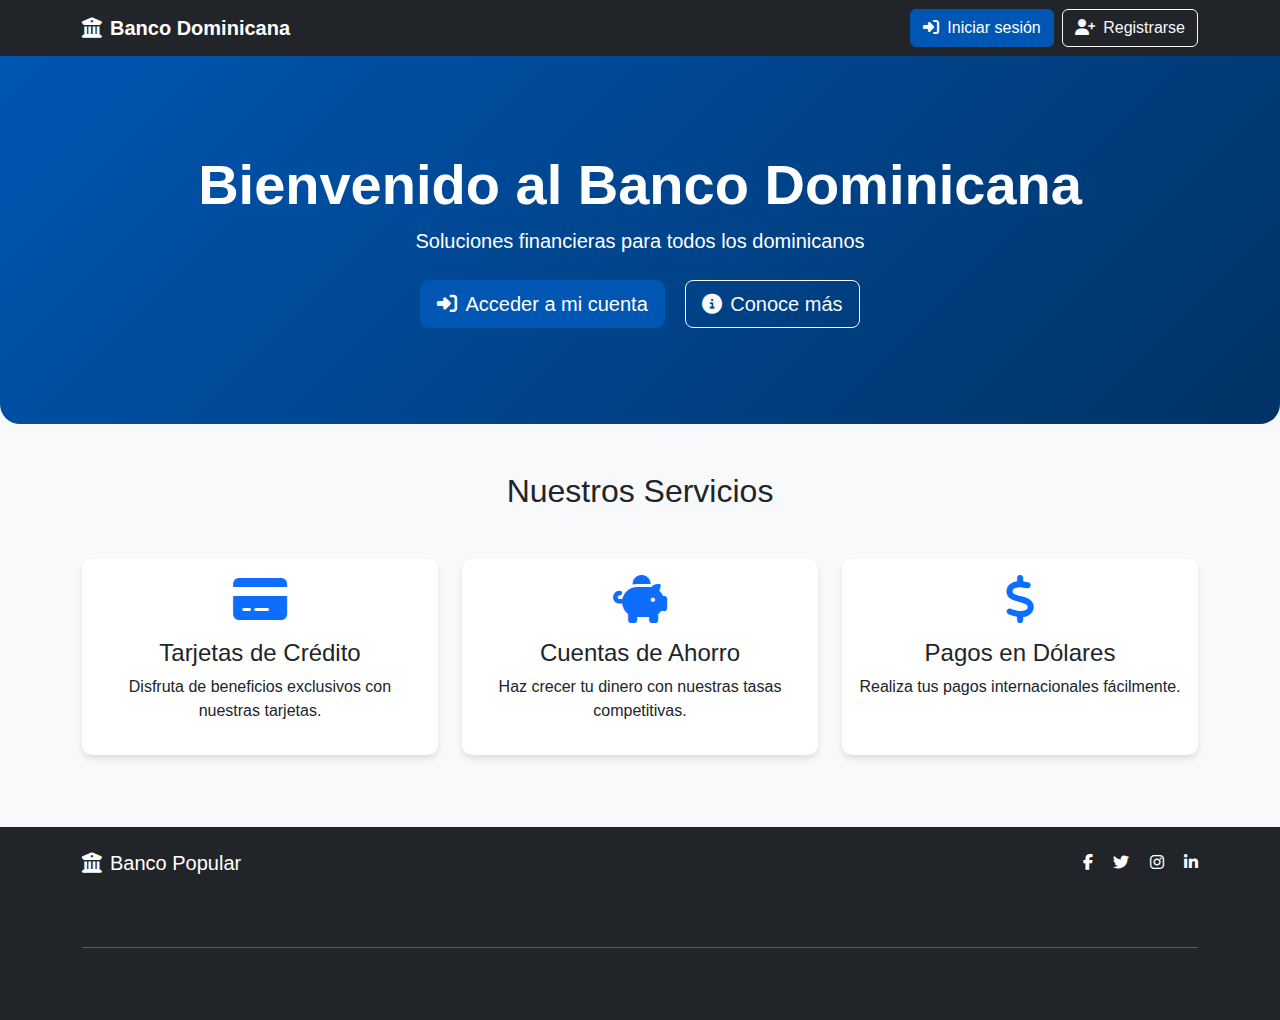
<file: index.html>
<!DOCTYPE html>
<html lang="es">
<head>
    <meta charset="UTF-8">
    <meta name="viewport" content="width=device-width, initial-scale=1.0">
    <title>Banco Dominicana - Inicio</title>
    <link href="https://cdn.jsdelivr.net/npm/bootstrap@5.3.0/dist/css/bootstrap.min.css" rel="stylesheet">
    <link rel="stylesheet" href="https://cdnjs.cloudflare.com/ajax/libs/font-awesome/6.4.0/css/all.min.css">
    <link href="css/styles.css" rel="stylesheet">
</head>
<body>
    <!-- Barra de navegación -->
    <nav class="navbar navbar-expand-lg navbar-dark bg-dark">
        <div class="container">
            <a class="navbar-brand" href="index.html">
                <i class="fas fa-university me-2"></i>Banco Dominicana
            </a>
            <div class="ms-auto d-flex">
                <a href="auth/login.html" class="btn btn-primary me-2">
                    <i class="fas fa-sign-in-alt me-1"></i> Iniciar sesión
                </a>
                <a href="auth/register.html" class="btn btn-outline-light">
                    <i class="fas fa-user-plus me-1"></i> Registrarse
                </a>
            </div>
        </div>
    </nav>

    <!-- Hero Section -->
    <section class="hero-section">
        <div class="container text-center py-5">
            <h1 class="display-4 fw-bold">Bienvenido al Banco Dominicana</h1>
            <p class="lead">Soluciones financieras para todos los dominicanos</p>
            <div class="mt-4">
                <a href="auth/login.html" class="btn btn-primary btn-lg mx-2">
                    <i class="fas fa-sign-in-alt me-2"></i>Acceder a mi cuenta
                </a>
                <a href="#services" class="btn btn-outline-light btn-lg mx-2">
                    <i class="fas fa-info-circle me-2"></i>Conoce más
                </a>
            </div>
        </div>
    </section>

    <!-- Servicios -->
    <section id="services" class="py-5 bg-light">
        <div class="container">
            <h2 class="text-center mb-5">Nuestros Servicios</h2>
            <div class="row">
                <div class="col-md-4 mb-4">
                    <div class="card h-100">
                        <div class="card-body text-center">
                            <i class="fas fa-credit-card fa-3x text-primary mb-3"></i>
                            <h4>Tarjetas de Crédito</h4>
                            <p>Disfruta de beneficios exclusivos con nuestras tarjetas.</p>
                        </div>
                    </div>
                </div>
                <div class="col-md-4 mb-4">
                    <div class="card h-100">
                        <div class="card-body text-center">
                            <i class="fas fa-piggy-bank fa-3x text-primary mb-3"></i>
                            <h4>Cuentas de Ahorro</h4>
                            <p>Haz crecer tu dinero con nuestras tasas competitivas.</p>
                        </div>
                    </div>
                </div>
                <div class="col-md-4 mb-4">
                    <div class="card h-100">
                        <div class="card-body text-center">
                            <i class="fas fa-dollar-sign fa-3x text-primary mb-3"></i>
                            <h4>Pagos en Dólares</h4>
                            <p>Realiza tus pagos internacionales fácilmente.</p>
                        </div>
                    </div>
                </div>
            </div>
        </div>
    </section>

    <!-- Footer -->
    <footer class="bg-dark text-white py-4">
        <div class="container">
            <div class="row">
                <div class="col-md-6">
                    <h5><i class="fas fa-university me-2"></i>Banco Popular</h5>
                    <p class="text-muted">Más de 50 años sirviendo a la República Dominicana</p>
                </div>
                <div class="col-md-6 text-md-end">
                    <a href="#" class="text-white me-3"><i class="fab fa-facebook-f"></i></a>
                    <a href="#" class="text-white me-3"><i class="fab fa-twitter"></i></a>
                    <a href="#" class="text-white me-3"><i class="fab fa-instagram"></i></a>
                    <a href="#" class="text-white"><i class="fab fa-linkedin-in"></i></a>
                </div>
            </div>
            <hr class="my-4 bg-secondary">
            <div class="text-center text-muted">
                <small>© 2023 Banco Popular. Todos los derechos reservados.</small>
            </div>
        </div>
    </footer>

    <script src="https://cdn.jsdelivr.net/npm/bootstrap@5.3.0/dist/js/bootstrap.bundle.min.js"></script>
    <script src="js/main.js"></script>
</body>
</html>
</file>
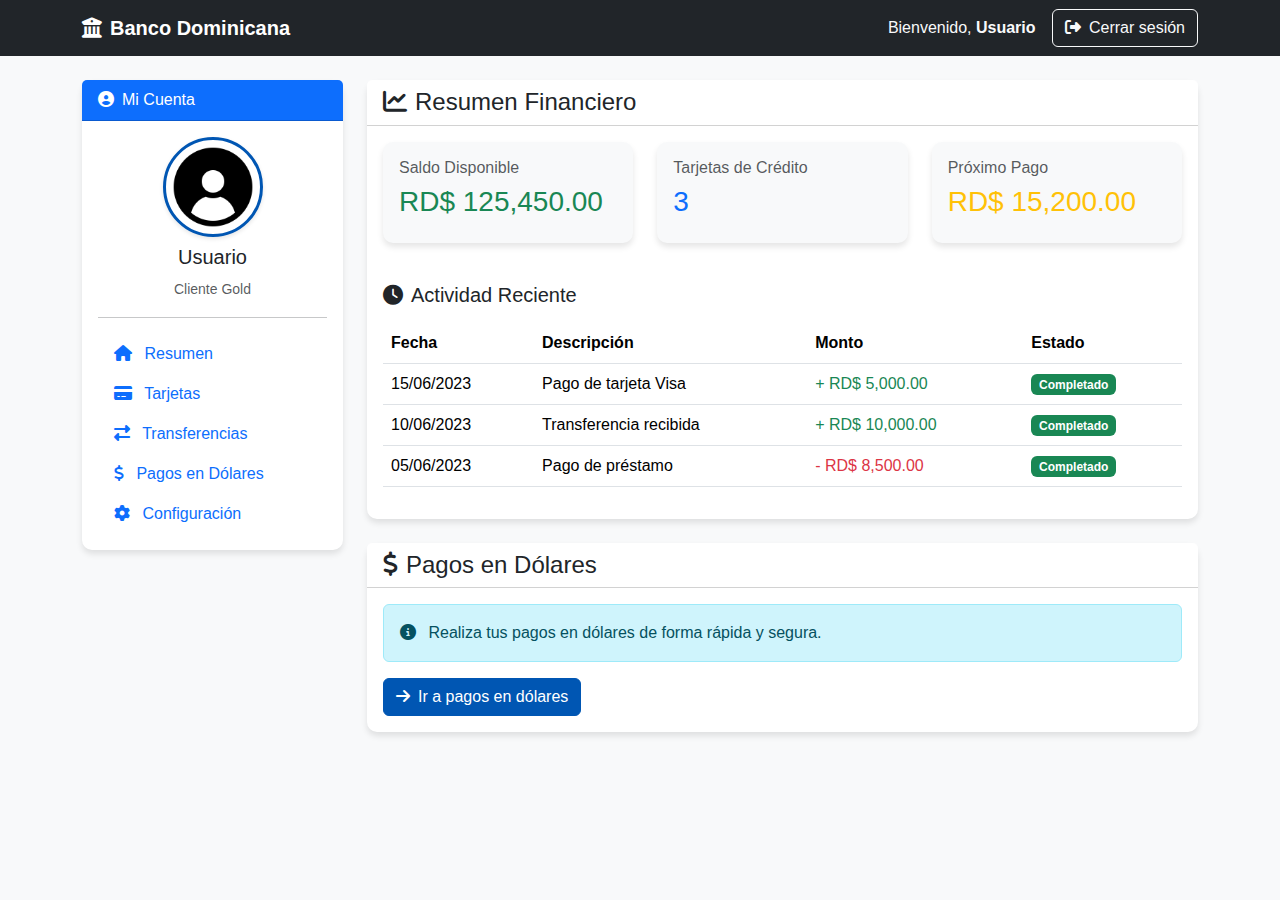
<file: dashboard.html>
<!DOCTYPE html>
<html lang="es">
<head>
    <meta charset="UTF-8">
    <meta name="viewport" content="width=device-width, initial-scale=1.0">
    <title>Mi Cuenta - Banco Dominicana</title>
    <link href="https://cdn.jsdelivr.net/npm/bootstrap@5.3.0/dist/css/bootstrap.min.css" rel="stylesheet">
    <link rel="stylesheet" href="https://cdnjs.cloudflare.com/ajax/libs/font-awesome/6.4.0/css/all.min.css">
    <link href="css/styles.css" rel="stylesheet">
</head>
<body>
    <!-- Barra de navegación -->
    <nav class="navbar navbar-expand-lg navbar-dark bg-dark">
        <div class="container">
            <a class="navbar-brand" href="dashboard.html">
                <i class="fas fa-university me-2"></i>Banco Dominicana
            </a>
            <div class="ms-auto d-flex align-items-center">
                <span class="text-light me-3 d-none d-sm-inline">Bienvenido, <strong>Usuario</strong></span>
                <a href="index.html" class="btn btn-outline-light">
                    <i class="fas fa-sign-out-alt me-1"></i> Cerrar sesión
                </a>
            </div>
        </div>
    </nav>

    <!-- Contenido principal -->
    <div class="container py-4">
        <div class="row">
            <!-- Sidebar -->
            <div class="col-lg-3 mb-4">
                <div class="card">
                    <div class="card-header bg-primary text-white">
                        <i class="fas fa-user-circle me-2"></i>Mi Cuenta
                    </div>
                    <div class="card-body">
                        <div class="text-center mb-3">
                            <img src="../img/placeholder.png" class="rounded-circle mb-2" alt="Foto perfil">
                            <h5>Usuario</h5>
                            <small class="text-muted">Cliente Gold</small>
                        </div>
                        <hr>
                        <ul class="nav flex-column">    
                            <li class="nav-item">
                                <a class="nav-link active" href="dashboard.html">
                                    <i class="fas fa-home me-2"></i> Resumen
                                </a>
                            </li>
                            <li class="nav-item">
                                <a class="nav-link" href="#">
                                    <i class="fas fa-credit-card me-2"></i> Tarjetas
                                </a>
                            </li>
                            <li class="nav-item">
                                <a class="nav-link" href="#">
                                    <i class="fas fa-exchange-alt me-2"></i> Transferencias
                                </a>
                            </li>
                            <li class="nav-item">
                                <a class="nav-link" href="payment.html">
                                    <i class="fas fa-dollar-sign me-2"></i> Pagos en Dólares
                                </a>
                            </li>
                            <li class="nav-item">
                                <a class="nav-link" href="#">
                                    <i class="fas fa-cog me-2"></i> Configuración
                                </a>
                            </li>
                        </ul>
                    </div>
                </div>
            </div>

            <!-- Contenido principal -->
            <div class="col-lg-9">
                <div class="card mb-4">
                    <div class="card-header bg-white">
                        <h4 class="mb-0"><i class="fas fa-chart-line me-2"></i>Resumen Financiero</h4>
                    </div>
                    <div class="card-body">
                        <div class="row">
                            <div class="col-md-4 mb-3">
                                <div class="card bg-light">
                                    <div class="card-body">
                                        <h6 class="text-muted">Saldo Disponible</h6>
                                        <h3 class="text-success">RD$ 125,450.00</h3>
                                    </div>
                                </div>
                            </div>
                            <div class="col-md-4 mb-3">
                                <div class="card bg-light">
                                    <div class="card-body">
                                        <h6 class="text-muted">Tarjetas de Crédito</h6>
                                        <h3 class="text-primary">3</h3>
                                    </div>
                                </div>
                            </div>
                            <div class="col-md-4 mb-3">
                                <div class="card bg-light">
                                    <div class="card-body">
                                        <h6 class="text-muted">Próximo Pago</h6>
                                        <h3 class="text-warning">RD$ 15,200.00</h3>
                                    </div>
                                </div>
                            </div>
                        </div>

                        <h5 class="mt-4 mb-3"><i class="fas fa-clock me-2"></i>Actividad Reciente</h5>
                        <div class="table-responsive">
                            <table class="table">
                                <thead>
                                    <tr>
                                        <th>Fecha</th>
                                        <th>Descripción</th>
                                        <th>Monto</th>
                                        <th>Estado</th>
                                    </tr>
                                </thead>
                                <tbody>
                                    <tr>
                                        <td>15/06/2023</td>
                                        <td>Pago de tarjeta Visa</td>
                                        <td class="text-success">+ RD$ 5,000.00</td>
                                        <td><span class="badge bg-success">Completado</span></td>
                                    </tr>
                                    <tr>
                                        <td>10/06/2023</td>
                                        <td>Transferencia recibida</td>
                                        <td class="text-success">+ RD$ 10,000.00</td>
                                        <td><span class="badge bg-success">Completado</span></td>
                                    </tr>
                                    <tr>
                                        <td>05/06/2023</td>
                                        <td>Pago de préstamo</td>
                                        <td class="text-danger">- RD$ 8,500.00</td>
                                        <td><span class="badge bg-success">Completado</span></td>
                                    </tr>
                                </tbody>
                            </table>
                        </div>
                    </div>
                </div>

                <!-- Sección de pagos en dólares -->
                <div class="card">
                    <div class="card-header bg-white">
                        <h4 class="mb-0"><i class="fas fa-dollar-sign me-2"></i>Pagos en Dólares</h4>
                    </div>
                    <div class="card-body">
                        <div class="alert alert-info">
                            <i class="fas fa-info-circle me-2"></i>
                            Realiza tus pagos en dólares de forma rápida y segura.
                        </div>
                        <a href="payment.html" class="btn btn-primary">
                            <i class="fas fa-arrow-right me-2"></i>Ir a pagos en dólares
                        </a>
                    </div>
                </div>
            </div>
        </div>
    </div>

    <script src="https://cdn.jsdelivr.net/npm/bootstrap@5.3.0/dist/js/bootstrap.bundle.min.js"></script>
    <script src="js/main.js"></script>
</body>
</html>
</file>
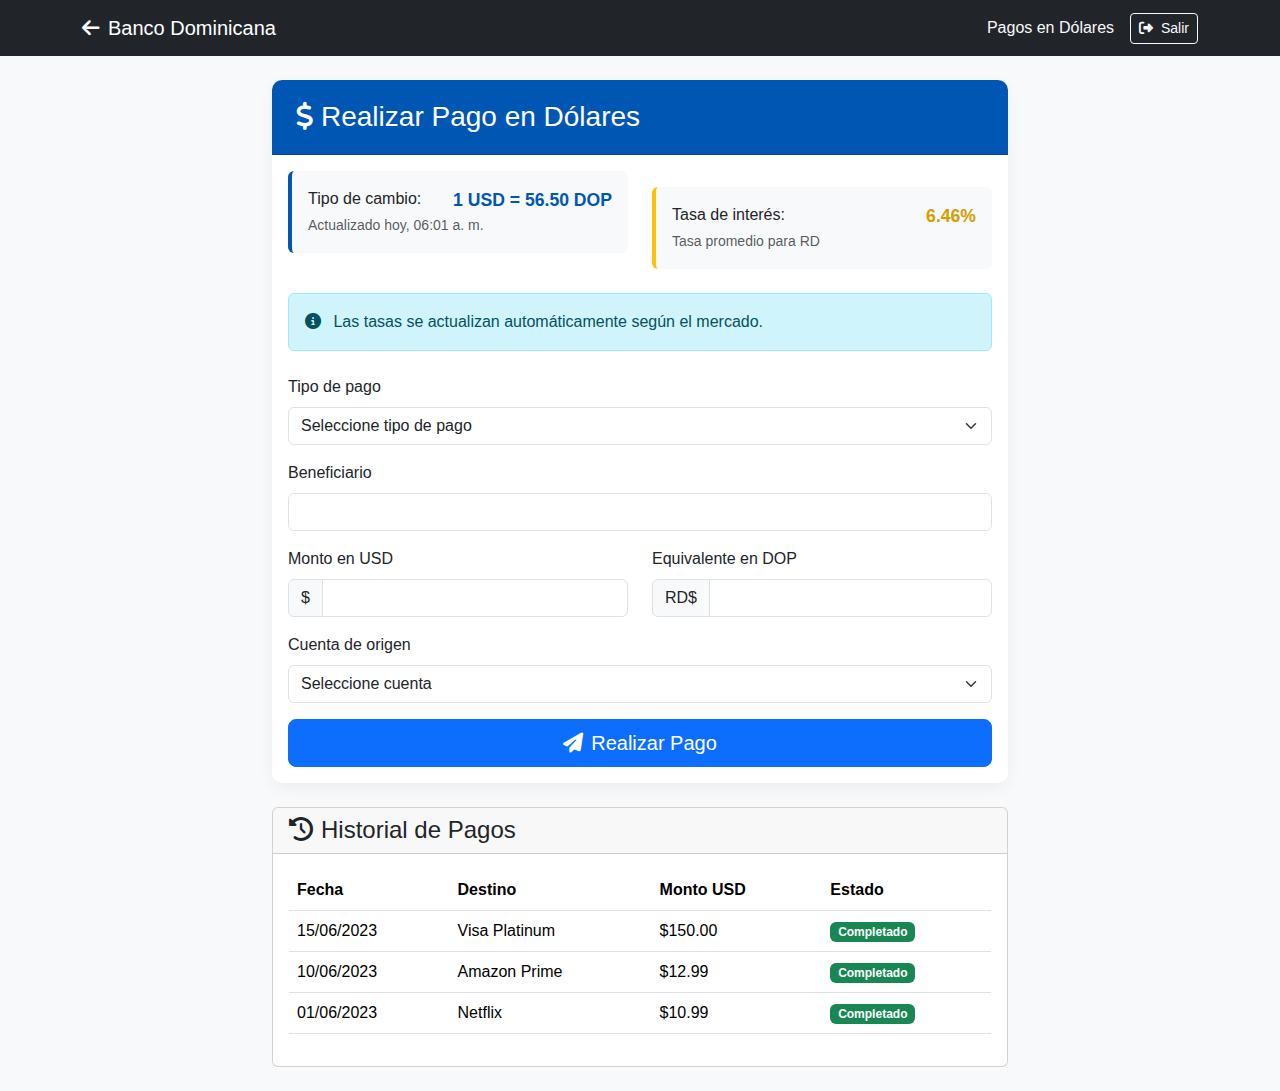
<file: payment.html>
<!DOCTYPE html>
<html lang="es">
<head>
    <meta charset="UTF-8">
    <meta name="viewport" content="width=device-width, initial-scale=1.0">
    <title>Pagos en Dólares - Banco Dominicana</title>
    <link href="https://cdn.jsdelivr.net/npm/bootstrap@5.3.0/dist/css/bootstrap.min.css" rel="stylesheet">
    <link rel="stylesheet" href="https://cdnjs.cloudflare.com/ajax/libs/font-awesome/6.4.0/css/all.min.css">
    <link href="../css/payment.css" rel="stylesheet">
</head>
<body>
    <!-- Barra de navegación -->
    <nav class="navbar navbar-expand-lg navbar-dark bg-dark">
        <div class="container">
            <a class="navbar-brand" href="../dashboard.html">
                <i class="fas fa-arrow-left me-2"></i>Banco Dominicana
            </a>
            <div class="ms-auto d-flex align-items-center">
                <span class="text-light me-3 d-none d-sm-inline">Pagos en Dólares</span>
                <a href="../index.html" class="btn btn-outline-light btn-sm">
                    <i class="fas fa-sign-out-alt me-1"></i> Salir
                </a>
            </div>
        </div>
    </nav>

    <!-- Contenido principal -->
    <div class="container py-4">
        <div class="row justify-content-center">
            <div class="col-lg-8">
                <div class="card payment-card mb-4">
                    <div class="card-header">
                        <h3 class="mb-0"><i class="fas fa-dollar-sign me-2"></i>Realizar Pago en Dólares</h3>
                    </div>
                    <div class="card-body">
                        <div class="row mb-4">
                            <div class="col-md-6">
                                <div class="exchange-rate-info p-3 bg-light rounded">
                                    <div class="d-flex justify-content-between">
                                        <span>Tipo de cambio:</span>
                                        <strong id="exchangeRate"></strong>
                                    </div>
                                    <small class="text-muted" id="exchangeRateTime">Actualizando...</small>
                                </div>
                            </div>
                            <div class="col-md-6">
                                <div class="interest-rate-info p-3 bg-light rounded">
                                    <div class="d-flex justify-content-between">
                                        <span>Tasa de interés:</span>
                                        <strong id="currentInterestRate"></strong>
                                    </div>
                                    <small class="text-muted">Tasa promedio para RD</small>
                                </div>
                            </div>
                        </div>

                        <div class="alert alert-info mb-4">
                            <i class="fas fa-info-circle me-2"></i>
                            Las tasas se actualizan automáticamente según el mercado.
                        </div>

                        <form id="dollarPaymentForm" novalidate>
                            <div class="mb-3">
                                <label for="paymentType" class="form-label">Tipo de pago</label>
                                <select class="form-select" id="paymentType" required>
                                    <option value="" selected disabled>Seleccione tipo de pago</option>
                                    <option value="credit-card">Tarjeta de crédito</option>
                                    <option value="loan">Préstamo</option>
                                    <option value="service">Servicio internacional</option>
                                </select>
                                <div class="invalid-feedback">Por favor seleccione un tipo de pago</div>
                            </div>

                            <div class="mb-3">
                                <label for="beneficiary" class="form-label">Beneficiario</label>
                                <input type="text" class="form-control" id="beneficiary" required>
                                <div class="invalid-feedback">Ingrese el nombre del beneficiario</div>
                            </div>

                            <div class="row">
                                <div class="col-md-6 mb-3">
                                    <label for="amountUSD" class="form-label">Monto en USD</label>
                                    <div class="input-group">
                                        <span class="input-group-text">$</span>
                                        <input type="number" class="form-control" id="amountUSD" min="1" step="0.01" required>
                                    </div>
                                    <div class="invalid-feedback">Monto mínimo: $1.00</div>
                                </div>
                                <div class="col-md-6 mb-3">
                                    <label for="amountDOP" class="form-label">Equivalente en DOP</label>
                                    <div class="input-group">
                                        <span class="input-group-text">RD$</span>
                                        <input type="number" class="form-control" id="amountDOP" readonly>
                                    </div>
                                </div>
                            </div>

                            <div class="mb-3">
                                <label for="sourceAccount" class="form-label">Cuenta de origen</label>
                                <select class="form-select" id="sourceAccount" required>
                                    <option value="" selected disabled>Seleccione cuenta</option>
                                    <option value="savings">Ahorros ****1234 (RD$ 125,450.00)</option>
                                    <option value="checking">Corriente ****5678 (RD$ 89,200.00)</option>
                                </select>
                                <div class="invalid-feedback">Seleccione una cuenta de origen</div>
                            </div>

                            <div class="d-grid">
                                <button type="submit" class="btn btn-primary btn-lg">
                                    <i class="fas fa-paper-plane me-2"></i>Realizar Pago
                                </button>
                            </div>
                        </form>
                    </div>
                </div>

                <div class="card">
                    <div class="card-header">
                        <h4 class="mb-0"><i class="fas fa-history me-2"></i>Historial de Pagos</h4>
                    </div>
                    <div class="card-body">
                        <div class="table-responsive">
                            <table class="table table-hover">
                                <thead>
                                    <tr>
                                        <th>Fecha</th>
                                        <th>Destino</th>
                                        <th>Monto USD</th>
                                        <th>Estado</th>
                                    </tr>
                                </thead>
                                <tbody id="paymentHistory">
                                </tbody>
                            </table>
                        </div>
                    </div>
                </div>
            </div>
        </div>
    </div>

    <!-- Modal de confirmación -->
    <div class="modal fade" id="confirmationModal" tabindex="-1" aria-hidden="true">
        <div class="modal-dialog modal-dialog-centered">
            <div class="modal-content">
                <div class="modal-header bg-success text-white">
                    <h5 class="modal-title"><i class="fas fa-check-circle me-2"></i>Pago realizado</h5>
                    <button type="button" class="btn-close btn-close-white" data-bs-dismiss="modal" aria-label="Close"></button>
                </div>
                <div class="modal-body">
                    <div class="text-center mb-4">
                        <i class="fas fa-check-circle text-success fa-5x"></i>
                        <h4 class="mt-3">¡Pago completado!</h4>
                    </div>
                    
                    <div class="confirmation-details">
                        <div class="row mb-2">
                            <div class="col-6"><strong>N° Transacción:</strong></div>
                            <div class="col-6" id="confirmationNumber"></div>
                        </div>
                        <div class="row mb-2">
                            <div class="col-6"><strong>Beneficiario:</strong></div>
                            <div class="col-6" id="confirmationBeneficiary"></div>
                        </div>
                        <div class="row mb-2">
                            <div class="col-6"><strong>Monto USD:</strong></div>
                            <div class="col-6" id="confirmationAmountUSD"></div>
                        </div>
                        <div class="row mb-2">
                            <div class="col-6"><strong>Equivalente DOP:</strong></div>
                            <div class="col-6" id="confirmationAmountDOP"></div>
                        </div>
                        <div class="row">
                            <div class="col-6"><strong>Fecha y hora:</strong></div>
                            <div class="col-6" id="confirmationDate"></div>
                        </div>
                    </div>
                </div>
                <div class="modal-footer">
                    <button type="button" class="btn btn-secondary" data-bs-dismiss="modal">Cerrar</button>
                    <button type="button" class="btn btn-primary" id="printReceipt">
                        <i class="fas fa-print me-2"></i>Imprimir
                    </button>
                </div>
            </div>
        </div>
    </div>

    <script src="https://cdn.jsdelivr.net/npm/bootstrap@5.3.0/dist/js/bootstrap.bundle.min.js"></script>
    <script src="../js/payment.js"></script>
</body>
</html>
</file>
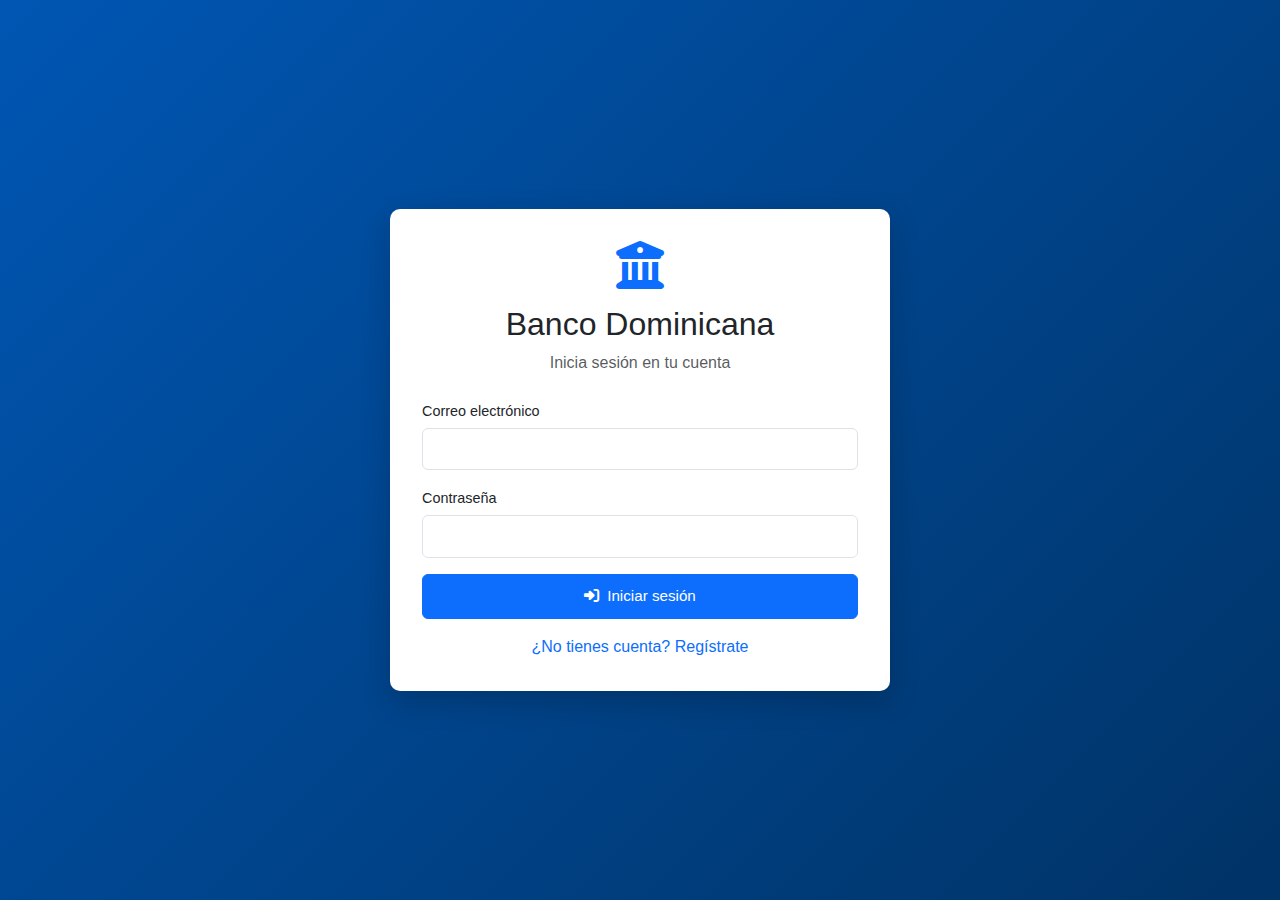
<file: auth/login.html>
<!DOCTYPE html>
<html lang="es">
<head>
    <meta charset="UTF-8">
    <title>Login - Banco Popular</title>
    <link href="https://cdn.jsdelivr.net/npm/bootstrap@5.3.0/dist/css/bootstrap.min.css" rel="stylesheet">
    <link rel="stylesheet" href="https://cdnjs.cloudflare.com/ajax/libs/font-awesome/6.4.0/css/all.min.css">
    <link href="../css/auth.css" rel="stylesheet">
</head>
<body class="auth-page">
    <div class="auth-container">
        <div class="auth-form">
            <div class="text-center mb-4">
                <i class="fas fa-university fa-3x text-primary mb-3"></i>
                <h2>Banco Dominicana</h2>
                <p class="text-muted">Inicia sesión en tu cuenta</p>
            </div>
            
            <form id="loginUserForm">
                <div class="mb-3">
                    <label for="loginEmail" class="form-label">Correo electrónico</label>
                    <input type="email" class="form-control" id="loginEmail" required>
                </div>
                
                <div class="mb-3">
                    <label for="loginPassword" class="form-label">Contraseña</label>
                    <input type="password" class="form-control" id="loginPassword" required>
                </div>
                
                <button type="submit" class="btn btn-primary w-100 mb-3">
                    <i class="fas fa-sign-in-alt me-2"></i>Iniciar sesión
                </button>
                
                <div class="text-center">
                    <a href="register.html" class="text-decoration-none">¿No tienes cuenta? Regístrate</a>
                </div>
            </form>
        </div>
    </div>

    <script src="../js/auth.js"></script>
</body>
</html>
</file>
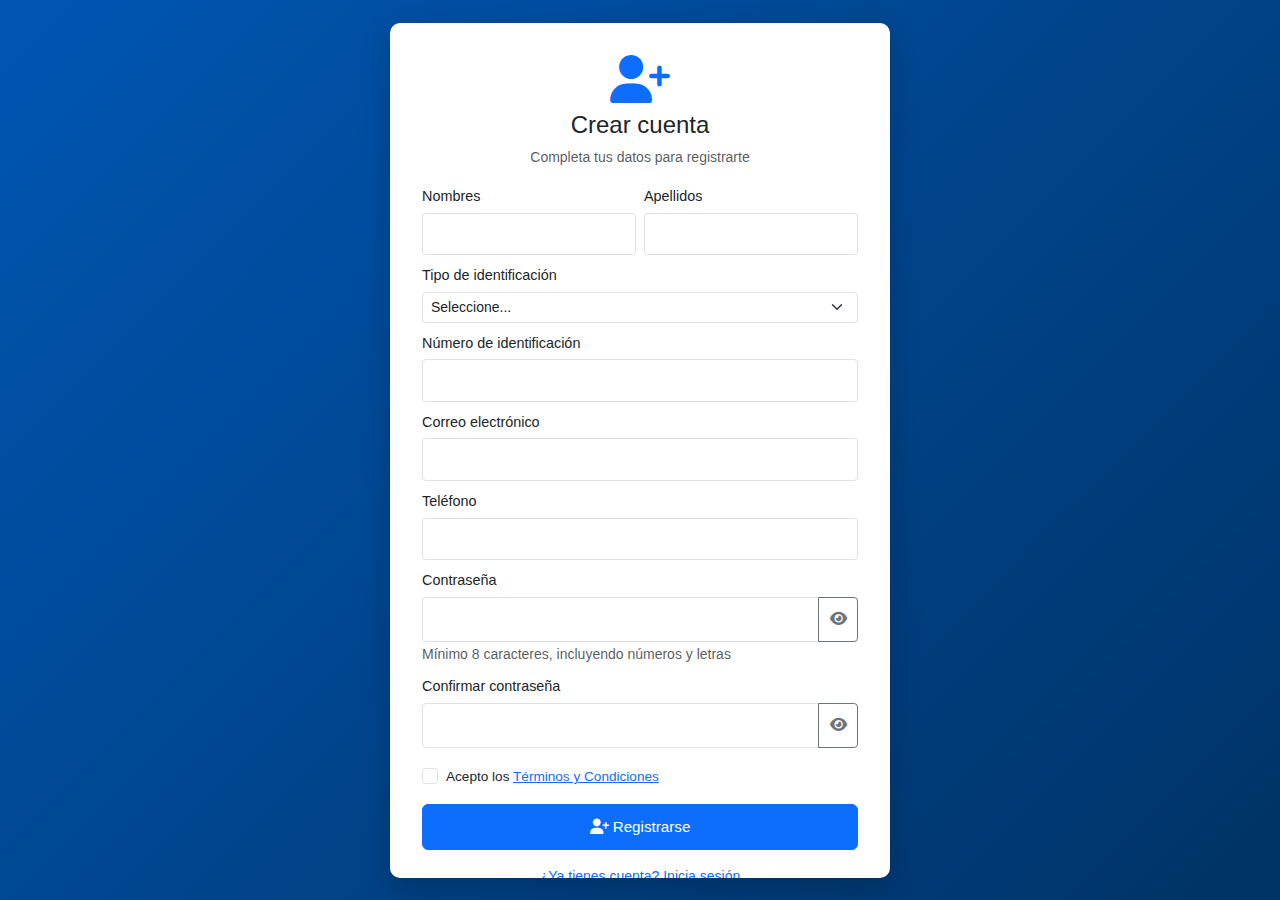
<file: auth/register.html>
<!DOCTYPE html>
<html lang="es">
<head>
    <meta charset="UTF-8">
    <meta name="viewport" content="width=device-width, initial-scale=1.0">
    <title>Registro - Banco Dominicana</title>
    <link href="https://cdn.jsdelivr.net/npm/bootstrap@5.3.0/dist/css/bootstrap.min.css" rel="stylesheet">
    <link rel="stylesheet" href="https://cdnjs.cloudflare.com/ajax/libs/font-awesome/6.4.0/css/all.min.css">
    <link href="../css/auth.css" rel="stylesheet">
</head>
<body class="auth-page">
    <div class="auth-container">
        <div class="auth-form">
            <div class="text-center mb-3">
                <i class="fas fa-user-plus fa-3x text-primary mb-2"></i>
                <h2 class="h4">Crear cuenta</h2>
                <p class="text-muted small">Completa tus datos para registrarte</p>
            </div>
            
            <form id="registerUserForm" novalidate>
                <div class="row g-2">
                    <div class="col-md-6">
                        <label for="registerFirstName" class="form-label">Nombres</label>
                        <input type="text" class="form-control form-control-sm" id="registerFirstName" required>
                        <div class="invalid-feedback">Por favor ingresa tus nombres</div>
                    </div>
                    <div class="col-md-6">
                        <label for="registerLastName" class="form-label">Apellidos</label>
                        <input type="text" class="form-control form-control-sm" id="registerLastName" required>
                        <div class="invalid-feedback">Por favor ingresa tus apellidos</div>
                    </div>
                </div>

                <div class="mt-2">
                    <label for="registerIdType" class="form-label">Tipo de identificación</label>
                    <select class="form-select form-select-sm" id="registerIdType" required>
                        <option value="" selected disabled>Seleccione...</option>
                        <option value="cedula">Cédula</option>
                        <option value="pasaporte">Pasaporte</option>
                    </select>
                    <div class="invalid-feedback">Por favor selecciona un tipo de identificación</div>
                </div>

                <div class="mt-2">
                    <label for="registerIdNumber" class="form-label">Número de identificación</label>
                    <input type="text" class="form-control form-control-sm" id="registerIdNumber" required>
                    <div class="invalid-feedback">Por favor ingresa tu número de identificación</div>
                </div>

                <div class="mt-2">
                    <label for="registerEmail" class="form-label">Correo electrónico</label>
                    <input type="email" class="form-control form-control-sm" id="registerEmail" required>
                    <div class="invalid-feedback">Por favor ingresa un correo electrónico válido</div>
                </div>

                <div class="mt-2">
                    <label for="registerPhone" class="form-label">Teléfono</label>
                    <input type="tel" class="form-control form-control-sm" id="registerPhone" required>
                    <div class="invalid-feedback">Por favor ingresa tu número telefónico</div>
                </div>

                <div class="mt-2">
                    <label for="registerPassword" class="form-label">Contraseña</label>
                    <div class="input-group input-group-sm">
                        <input type="password" class="form-control" id="registerPassword" required minlength="8">
                        <button class="btn btn-outline-secondary toggle-password" type="button">
                            <i class="fas fa-eye"></i>
                        </button>
                    </div>
                    <div class="invalid-feedback">La contraseña debe tener al menos 8 caracteres</div>
                    <small class="form-text text-muted">Mínimo 8 caracteres, incluyendo números y letras</small>
                </div>

                <div class="mt-2">
                    <label for="registerConfirmPassword" class="form-label">Confirmar contraseña</label>
                    <div class="input-group input-group-sm">
                        <input type="password" class="form-control" id="registerConfirmPassword" required>
                        <button class="btn btn-outline-secondary toggle-password" type="button">
                            <i class="fas fa-eye"></i>
                        </button>
                    </div>
                    <div class="invalid-feedback">Las contraseñas no coinciden</div>
                </div>

                <div class="form-check mt-3 mb-2">
                    <input type="checkbox" class="form-check-input" id="registerTerms" required>
                    <label class="form-check-label small" for="registerTerms">Acepto los <a href="#" data-bs-toggle="modal" data-bs-target="#termsModal">Términos y Condiciones</a></label>
                    <div class="invalid-feedback">Debes aceptar los términos y condiciones</div>
                </div>
                
                <button type="submit" class="btn btn-primary w-100 mt-2 mb-2">
                    <i class="fas fa-user-plus me-1"></i>Registrarse
                </button>
                
                <div class="text-center small mt-2">
                    <a href="login.html" class="text-decoration-none">¿Ya tienes cuenta? Inicia sesión</a>
                </div>
            </form>
        </div>
    </div>

    <!-- Términos y Condiciones -->
    <div class="modal fade" id="termsModal" tabindex="-1" aria-hidden="true">
        <div class="modal-dialog modal-lg modal-dialog-scrollable">
            <div class="modal-content">
                <div class="modal-header bg-primary text-white">
                    <h5 class="modal-title"><i class="fas fa-file-contract me-2"></i>Términos y Condiciones</h5>
                    <button type="button" class="btn-close btn-close-white" data-bs-dismiss="modal" aria-label="Close"></button>
                </div>
                <div class="modal-body">
                    <div class="mb-4">
                        <h6 class="text-primary">Última actualización: 15 de junio, 2023</h6>
                        <p class="text-muted">Por favor, lea atentamente estos términos y condiciones antes de utilizar nuestros servicios.</p>
                    </div>
                    
                    <h5>1. Aceptación de los Términos</h5>
                    <p>Al registrarse en Banco Dominicana, usted acepta cumplir con estos términos y condiciones, nuestra Política de Privacidad y todas las leyes y regulaciones aplicables. Si no está de acuerdo con alguno de estos términos, no podrá utilizar nuestros servicios.</p>
                    
                    <h5>2. Uso del Servicio</h5>
                    <p>Nuestros servicios están disponibles únicamente para personas mayores de 18 años con capacidad legal para celebrar contratos vinculantes. Usted se compromete a:</p>
                    <ul>
                        <li>Proporcionar información veraz, exacta y completa</li>
                        <li>Actualizar su información cuando sea necesario</li>
                        <li>No utilizar nuestros servicios para actividades ilegales</li>
                        <li>Mantener la confidencialidad de sus credenciales</li>
                    </ul>
                    
                    <h5>3. Cuentas y Seguridad</h5>
                    <p>Usted es responsable de:</p>
                    <ul>
                        <li>Mantener la seguridad de su cuenta y contraseña</li>
                        <li>Todas las actividades que ocurran bajo su cuenta</li>
                        <li>Notificarnos inmediatamente sobre cualquier uso no autorizado</li>
                    </ul>
                    
                    <h5>4. Privacidad y Protección de Datos</h5>
                    <p>Banco Dominicana se compromete a proteger su información personal de acuerdo con las leyes de protección de datos aplicables.</p>
                    
                    <h5>5. Modificaciones</h5>
                    <p>Nos reservamos el derecho de modificar estos términos en cualquier momento. Las versiones actualizadas serán publicadas en nuestro sitio web.</p>
                    
                    <div class="alert alert-info mt-4">
                        <i class="fas fa-info-circle me-2"></i>
                        Si tiene alguna pregunta sobre estos términos, por favor contacte a nuestro servicio al cliente.
                    </div>
                </div>
                <div class="modal-footer">
                    <button type="button" class="btn btn-primary" data-bs-dismiss="modal">
                        <i class="fas fa-check me-1"></i> Entendido
                    </button>
                </div>
            </div>
        </div>
    </div>

    <!-- Scripts -->
    <script src="https://cdn.jsdelivr.net/npm/bootstrap@5.3.0/dist/js/bootstrap.bundle.min.js"></script>
    <script src="../js/auth.js"></script>
</body>
</html>
</file>
<file: css/styles.css>
/* Estilos base y compartidos */
body {
    font-family: 'Roboto', sans-serif;
    background-color: #f8f9fa;
}

.navbar-brand {
    font-weight: 700;
}

.card {
    border-radius: 10px;
    box-shadow: 0 4px 6px rgba(0, 0, 0, 0.1);
    border: none;
    transition: transform 0.3s ease, box-shadow 0.3s ease;
}

.card:hover {
    transform: translateY(-5px);
    box-shadow: 0 10px 20px rgba(0, 0, 0, 0.1);
}

.card-body .rounded-circle {
    width: 100px;
    height: 100px;
    object-fit: cover;
    border: 3px solid #0056b3;
    padding: 2px;
    background: white;
    box-shadow: 0 2px 4px rgba(0, 0, 0, 0.1);
}

.btn-primary {
    background-color: #0056b3;
    border-color: #0056b3;
}

.btn-primary:hover {
    background-color: #004494;
    border-color: #004494;
}

.hero-section {
    background: linear-gradient(135deg, #0056b3 0%, #003366 100%);
    color: white;
    padding: 3rem 0;
    border-radius: 0 0 20px 20px;
    margin-top: -1px;
}

.feature-icon {
    font-size: 2.5rem;
    color: #0056b3;
    margin-bottom: 1rem;
}

.form-control:focus, .form-select:focus {
    border-color: #0056b3;
    box-shadow: 0 0 0 0.25rem rgba(0, 86, 179, 0.25);
}

@media (max-width: 768px) {
    .hero-section {
        padding: 2rem 0;
    }
    
    .hero-section h1 {
        font-size: 2rem;
    }
    
    .card-body {
        padding: 1rem;
    }
    
    .card-body .rounded-circle {
        width: 80px;
        height: 80px;
    }
}
</file>
<file: css/payment.css>
/* Estilos específicos para la página de pagos en dólares */
body {
    background-color: #f8f9fa;
    font-family: 'Roboto', sans-serif;
}

.payment-card {
    border-radius: 10px;
    border: none;
    box-shadow: 0 5px 15px rgba(0, 0, 0, 0.05);
}

.payment-card .card-header {
    background-color: #0056b3;
    color: white;
    border-radius: 10px 10px 0 0 !important;
    padding: 1.25rem 1.5rem;
}

.exchange-rate-info {
    background-color: #f1f8ff;
    border-left: 4px solid #0056b3;
    padding: 0.75rem 1rem;
    border-radius: 5px;
}

.exchange-rate-info strong {
    color: #0056b3;
    font-size: 1.1rem;
}

/* Estilos para la sección de tasas de interés */
.interest-rate-info {
    background-color: #fff8e6;
    border-left: 4px solid #ffc107;
    padding: 0.75rem 1rem;
    border-radius: 5px;
    margin-top: 1rem;
}

.interest-rate-info strong {
    color: #d39e00;
    font-size: 1.1rem;
}

.rate-history-chart {
    height: 200px;
    margin-top: 1rem;
    background-color: #f8f9fa;
    border-radius: 5px;
    padding: 1rem;
    position: relative;
}

.rate-history-chart::before {
    content: "Gráfico de variación (simulado)";
    position: absolute;
    top: 0.5rem;
    left: 1rem;
    font-size: 0.8rem;
    color: #6c757d;
}

.payment-submit-btn {
    padding: 0.75rem;
    font-weight: 500;
    border-radius: 8px;
    transition: all 0.3s;
}

.payment-submit-btn:hover {
    transform: translateY(-2px);
    box-shadow: 0 5px 15px rgba(0, 86, 179, 0.3);
}

.success-icon {
    font-size: 5rem;
    margin-bottom: 1rem;
}

.confirmation-details {
    background-color: #f8f9fa;
    border-radius: 8px;
    padding: 1rem;
}

.detail-item {
    display: flex;
    justify-content: space-between;
    padding: 0.5rem 0;
    border-bottom: 1px solid #eee;
}

.detail-item:last-child {
    border-bottom: none;
}

.detail-label {
    color: #6c757d;
    font-weight: 500;
}

.detail-value {
    font-weight: 600;
}

/* Estilos para la tabla de historial */
.table-hover tbody tr:hover {
    background-color: rgba(0, 86, 179, 0.05);
}

/* Responsive */
@media (max-width: 768px) {
    .payment-card .card-header {
        padding: 1rem;
    }
    
    .detail-item {
        flex-direction: column;
    }
    
    .detail-value {
        margin-top: 0.25rem;
    }
}
</file>
<file: css/auth.css>
/* Estilos para autenticación (login y registro) */
body.auth-page {
    background: linear-gradient(135deg, #0056b3 0%, #003366 100%);
    height: 100vh;
    display: flex;
    align-items: center;
    justify-content: center;
    font-family: 'Roboto', sans-serif;
    padding: 20px; 
}

.auth-container {
    background-color: white;
    border-radius: 10px;
    box-shadow: 0 10px 30px rgba(0, 0, 0, 0.2);
    width: 100%;
    max-width: 500px; 
    padding: 1.5rem; 
    margin: 1rem;
    max-height: 95vh; 
    overflow-y: auto; 
}

.auth-form {
    padding: 0.5rem; 
}

.auth-form .mb-3 {
    margin-bottom: 1rem !important;
}

.auth-form .form-control {
    padding: 0.6rem 1rem;
    font-size: 0.9rem;
}

.auth-form .form-label {
    font-size: 0.9rem;
    margin-bottom: 0.3rem;
}

.auth-form .btn {
    padding: 0.65rem;
    font-size: 0.95rem;
}

.auth-form .form-check-label {
    font-size: 0.85rem;
}

#termsModal .modal-body {
    max-height: 60vh;
    overflow-y: auto;
    font-size: 0.9rem;
}

.auth-container::-webkit-scrollbar {
    width: 6px;
}

.auth-container::-webkit-scrollbar-track {
    background: #f1f1f1;
    border-radius: 10px;
}

.auth-container::-webkit-scrollbar-thumb {
    background: #0056b3;
    border-radius: 10px;
}

@media (max-width: 576px) {
    .auth-container {
        padding: 1.2rem;
        max-height: 90vh;
    }
    
    .auth-header i {
        font-size: 2.2rem;
    }
    
    .auth-form .row > div {
        padding-bottom: 0.5rem;
    }
    
    body.auth-page {
        padding: 10px;
        align-items: flex-start; 
    }
}
</file>
